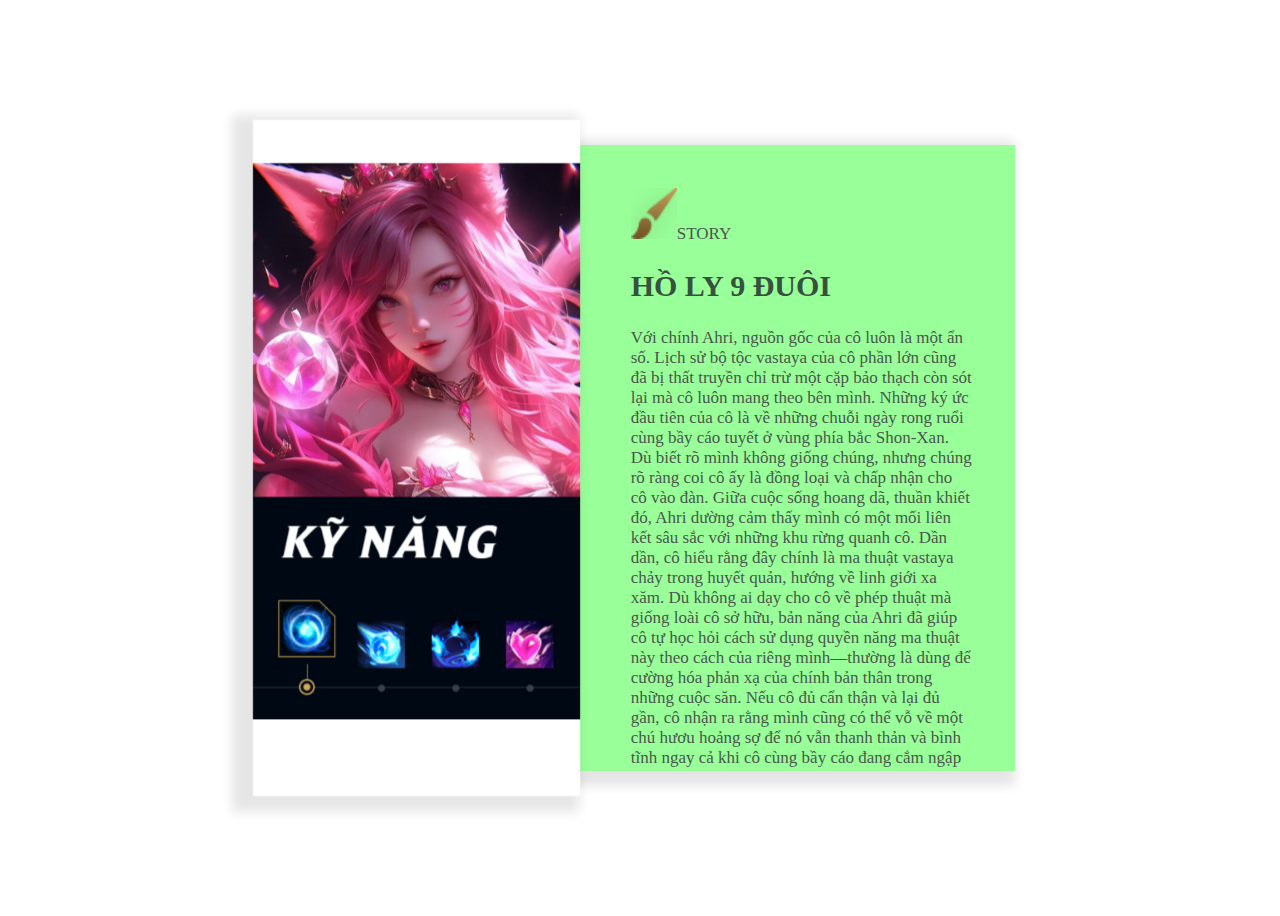
<file: Cẩm nang LHMT/chitiet/A.html>
<!DOCTYPE html>
<html lang="en">

<head>
  <meta charset="UTF-8">
  <meta http-equiv="X-UA-Compatible" content="IE=edge">
  <meta name="viewport" content="width=device-width, initial-scale=1.0">
  <title>Cẩm nang LMHT - Ahri</title>

  <link rel="shortcut icon" href="./favico.ico.png">


  <link rel="stylesheet" href="./css.css">

  <div class="container">
    <div class="sanpham">
        <div class="anhsanpham">
            <img src="./ipiccy2_image.jpg" alt="">
        </div>
        <div class="chitiet">
            <img src="./download.png" width="46" height="51" loading="lazy" alt=""
            class="card-icon">STORY<ion-icon name="notifications"></ion-icon>
            <h2>HỒ LY 9 ĐUÔI</h2>
            <p>
                Với chính Ahri, nguồn gốc của cô luôn là một ẩn số. Lịch sử bộ tộc vastaya của cô phần lớn cũng đã bị thất truyền 

chỉ trừ một cặp bảo thạch còn sót lại mà cô luôn mang theo bên mình. 

Những ký ức đầu tiên của cô là về những chuỗi ngày rong ruổi cùng bầy cáo tuyết ở vùng phía bắc Shon-Xan. Dù biết rõ mình không giống chúng, nhưng chúng rõ ràng coi cô ấy là đồng loại và chấp nhận cho cô vào đàn.

Giữa cuộc sống hoang dã, thuần khiết đó, Ahri dường cảm thấy mình có một mối liên kết sâu sắc với những khu rừng quanh cô. Dần dần, cô hiểu rằng đây chính là ma thuật vastaya chảy trong huyết quản, hướng về linh giới xa xăm. Dù không ai dạy cho cô về phép thuật mà giống loài cô sở hữu, bản năng của Ahri đã giúp cô tự học hỏi cách sử dụng quyền năng ma thuật này theo cách của riêng mình—thường là dùng để cường hóa phản xạ của chính bản thân trong những cuộc săn. Nếu cô đủ cẩn thận và lại đủ gần, cô nhận ra rằng mình cũng có thể vỗ về một chú hươu hoảng sợ để nó vẫn thanh thản và bình tĩnh ngay cả khi cô cùng bầy cáo đang cắm ngập vào da thịt nó.

Thế giới phàm nhân thật xa cách và hỗn loạn đối với Ahri, cũng như đối với bầy cáo tuyết, nhưng cô luôn cảm thấy mình bị dẫn dụ về phía họ theo một cách mà cô chẳng thể lý giải. Nhân loại là một loài sinh vật xấu tính, thô lỗ… Ahri đã chạm trán với một đám thợ săn cắm trại, lén nhìn từ xa những hành động xấu xa của họ.

Một người trong số chúng bị trọng thương bởi một mũi tên lạc, và Ahri có thể cảm thấy sinh lực của người đàn ông đang dần cạn kiệt. Theo bản năng của một loài thú săn mồi, cô hút cạn lấy những tinh hoa sự sống đang tuôn chảy khỏi cơ thể anh ta và qua đó hấp thụ luôn những ký ức thoáng qua của con người trước mắt—vị hôn thê anh đã đánh mất trong chiến tranh, những đứa trẻ anh đã bỏ lại khi lên phương bắc. Ahri nhẹ nhàng biến chuyển cảm xúc của anh ta từ sự sợ sệt thành nỗi buồn, và rồi thành niềm vui, vỗ về anh bằng ảo ảnh về một cánh đồng đượm nắng khi anh dần lìa đời.

Sau tất thảy, cô nhận ra rằng giờ đây cô có thể dễ dàng hiểu những nghĩ suy của loài người, như thể điều gì đó từ một giấc mơ sau khi choàng tỉnh, và Ahri biết rằng đó là lúc để cô nói lời tạm biệt với bầy cáo.

Trú ngụ ngay bên rìa xã hội, cô cảm thấy mình tràn đầy sức sống hơn bao giờ hết. Bản năng săn mồi của cô vẫn còn đó, nhưng cô bị cuốn hút bởi một sự hỗn mang của những trải nghiệm, cảm xúc, và phong tục khắp chốn Ionia. Những người phàm dường như cũng rất hứng thú với cô—và cô thường tận dụng điều đó, hút cạn sinh lực của họ trong khi khiến họ mê hoặc bằng những vẻ đẹp, những ảo ảnh từ nỗi khát khao sâu thẳm, và đôi khi là những giấc mơ rực rỡ được vẽ nên bằng nỗi buồn thuần khiết.

Cô say sưa với những ký ức không phải của mình và vui sướng khi kết thúc mạng sống của những kẻ đã ngã quỵ dưới chân dù cảm nhận rõ sự đau đớn và thống khổ mình mang lại cho họ. Cô trải qua cảm giác đau đớn và hoan hỉ trước những ảo ảnh và nó khiến cô luôn khao khát có thêm nữa. Nó thật choáng ngợp, nhưng cô cảm thấy rằng sức mạnh của mình sẽ dẫn tàn phai nếu cô không tiếp tục đi săn. Cô không thể cưỡng lại việc đắm mình trong cuộc săn hết lần này đến lần khác... 

Dần dần, cô càng nhìn bản thân mình giống như cách con người nhìn cô: một con quái vật.

Cho tới một ngày, một chàng họa sĩ tình cờ chạm mặt cô, cô khom người ngồi cạnh gã đàn ông trong lúc hút cạn sinh lực của anh ta. Trong khi những người khác bỏ chạy thì anh đã ở lại, dâng hiến sinh lực của mình để đổi lấy trái tim cô. Lần đầu tiên trong cuộc đời, Ahri đã yêu và được yêu bằng tất cả tấm lòng.

Ahri kìm hãm cơn đói bằng cách hút lấy sinh lực từ người mình yêu và trải qua những ngày vui vẻ... Cô cảm thấy hạnh phúc thực sự... cho tới một ngày cô mất kiểm soát, hút cạn hết sinh lực của người cô yêu.

Ahri chìm vào tuyệt vọng, cô đau khổ than khóc trước sự ra đi của người đầu tiên và duy nhất cô thực lòng yêu, và ngược lại cũng là người đầu tiên và duy nhất thực lòng yêu cô. Cô bắt đầu sống tách biệt khỏi xã hội loài người và bắt đầu tìm hiểu về nguồn gốc của mình với hy vọng nó sẽ giúp cô kiểm soát được sức mạnh bên trong.

Với cặp bảo thạch trong tay, Ahri quyết tâm rời Ionia để chu du khắp Runeterra. Và chính nhờ hành trình này mà cô đã tìm thấy tổ tiên của mình: Vesani, một bộ tộc vastaya đã mang sự tân tiến và phép thuật tới cho thế giới trước khi bị tuyệt diệt.

Từ những ký ức của họ, Ahri lên đường chu du khắp thế giới tìm kiếm những người còn sót lại của bộ tộc Vesani. Cô hy vọng tiếp nối di sản họ để lại, mang đến những điều tốt đẹp cho thế giới giống như họ đã từng làm. Sau khi đã buông bỏ được những gánh nặng trong lòng, cô cũng mong muốn có thể bỏ lại đó những ký ức đã đánh cắp của người khác và tự tạo nên ký ức của riêng mình.</p>

        </div>
    </div>
</div>
</file>
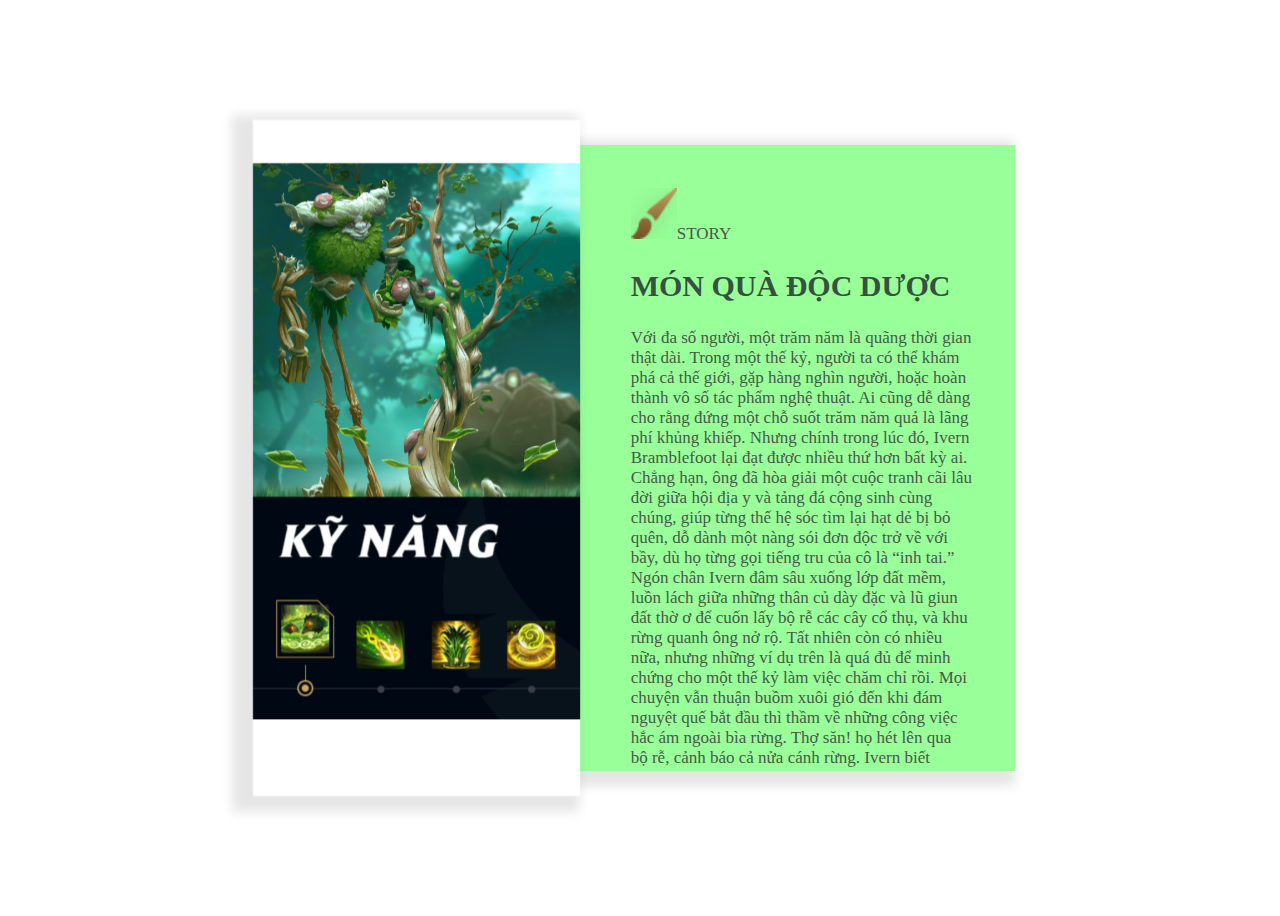
<file: Cẩm nang LHMT/chitiet/Ivern.html>
<!DOCTYPE html>
<html lang="en">

<head>
  <meta charset="UTF-8">
  <meta http-equiv="X-UA-Compatible" content="IE=edge">
  <meta name="viewport" content="width=device-width, initial-scale=1.0">
  <title>Cẩm nang LMHT - Ivern</title>

  <link rel="shortcut icon" href="./favico.ico.png">


  <link rel="stylesheet" href="./css.css">

  <div class="container">
    <div class="sanpham">
        <div class="anhsanpham">
            <img src="./ipiccy4_image.jpg" alt="">
        </div>
        <div class="chitiet">
            <img src="./download.png" width="46" height="51" loading="lazy" alt=""
            class="card-icon">STORY<ion-icon name="notifications"></ion-icon>
            <h2>MÓN QUÀ ĐỘC DƯỢC</h2>
            <p>
                Với đa số người, một trăm năm là quãng thời gian thật dài. Trong một thế kỷ, người ta có thể khám phá cả thế giới, gặp hàng nghìn người, hoặc hoàn thành vô số tác phẩm nghệ thuật. Ai cũng dễ dàng cho rằng đứng một chỗ suốt trăm năm quả là lãng phí khủng khiếp. Nhưng chính trong lúc đó, Ivern Bramblefoot lại đạt được nhiều thứ hơn bất kỳ ai.

Chẳng hạn, ông đã hòa giải một cuộc tranh cãi lâu đời giữa hội địa y và tảng đá cộng sinh cùng chúng, giúp từng thế hệ sóc tìm lại hạt dẻ bị bỏ quên, dỗ dành một nàng sói đơn độc trở về với bầy, dù họ từng gọi tiếng tru của cô là “inh tai.”

Ngón chân Ivern đâm sâu xuống lớp đất mềm, luồn lách giữa những thân củ dày đặc và lũ giun đất thờ ơ để cuốn lấy bộ rễ các cây cổ thụ, và khu rừng quanh ông nở rộ. Tất nhiên còn có nhiều nữa, nhưng những ví dụ trên là quá đủ để minh chứng cho một thế kỷ làm việc chăm chỉ rồi.

Mọi chuyện vẫn thuận buồm xuôi gió đến khi đám nguyệt quế bắt đầu thì thầm về những công việc hắc ám ngoài bìa rừng.

Thợ săn! họ hét lên qua bộ rễ, cảnh báo cả nửa cánh rừng.

Ivern biết nguyệt quế là loài dễ lo lắng, họ rung lá lên hoảng loạn chỉ vì một con sên bò qua, và sau cùng, săn bắt cũng không quá tệ, vì chẳng nên lãng phí hay bỏ qua thứ gì trong vòng đời cả. Nhưng đám nguyệt quế làm bầy chim cổ đỏ nghĩ ngợi, rồi đến lượt chúng kể cho đàn bướm. Nếu đàn bướm biết chuyện, thì cả khu rừng cũng biết.

Ivern đứng dậy, vỗ về đàn kiến có tổ vừa bị ông làm xê dịch, rồi vừa đi vừa rũ lớp vỏ cây bong tróc. Càng tiến bước xuyên qua khu rừng, tiếng báo động càng ồn ào hơn.

Ba tên, lũ sóc liến thoắng.

Đôi mắt như hai vầng trăng máu, đám cua kỳ cục lắp bắp từ nơi ẩn náu.

Bọn chim cắt thề rằng những thợ săn này đang lùng kiếm trứng của chúng. Hoa cúc ngà lo sợ cho những cánh hoa mỏng manh – và khiến cho Daisy, người rất yêu mến những bông hoa của mình, lo lắng. Ivern trấn tĩnh từng người, và giục họ đi trốn đến khi rắc rối qua đi. Ông vờ không nhận ra Daisy đang theo sau, vì cô nghĩ mình đi lại rất khẽ khàng.

Ông thấy một con shagyak tám sừng nằm chết trên thảm cỏ. Ba mũi tên cắm sâu vào cổ. Một giọt lệ trào ra khỏi đôi mắt Ivern, và chú sóc ông đặt tên là Mikkus bò lên ngực Thụ Thần Thân Thiện và lau nó khỏi gò má ông an ủi.

“Thợ săn lấy thịt làm thức ăn,” Ivern nói lớn. “Thợ săn chế tác xương làm đồ chơi và công cụ. Thợ săn lấy lông làm quần áo và thuộc da làm giày.”

Thi thể nằm đó đã mất đi tám cái sừng lấp lánh ánh ngọc trai. Ivern chạm xuống đất, và một vòng cúc dại nở rộ quanh con shagyak đã qua đời. Ông thấy một con rắn lục vảy đá trườn đi. Rắn lục vảy đá thông minh trước tuổi nhiều.

“Aaaaan toàn chưa?” con rắn rít hỏi.

Ivern biết lũ rắn thường xấu hổ vì nói lắp và từng tránh dùng những âm khó đọc. Ông đã thách họ sử dụng những từ họ sợ nhất, nhưng họ nằm lòng bài học đó và giờ chỉ nói những từ khó phát âm.

Loài rắn thường đạt được những thành tựu quá mức tưởng tượng.

“An toàn rồi, cậu bé.” Sinh vật tội nghiệp này hẳn đã chứng kiến tất cả. “Cuộn mình ở đây và trông chừng con shagyak cho ta nhé,” Ivern bảo nhóc rắn lục. “Ta sẽ trở lại sau khi làm rõ chuyện này.”

Sừng shagyak kêu lách cách không ngừng mỗi bước Risbell đi, đến nỗi cô phải dừng lại buộc túm chúng vào để tiếng ồn không dọa những con mồi sắp tới chạy mất. Trên thượng nguồn, những cái sừng này đáng giá cả gia tài. Dân thành thị trả giá cao cho những phương thuốc kỳ quặc lắm.

Niko, cô thợ săn hàm vuông chột mắt, phát hiện ra một loạt dấu móng guốc shagyak nữa. Cô quay lại gọi Eddo, gã thị dân giàu có với cây cung xương cá voi. Nụ cười đầy răng và đôi mắt hiểm độc của Eddo khiến Risbell, người trẻ tuổi nhất trong đoàn, rùng mình.

Phía trước, trên trảng cỏ, một con shagyak nữa đang nhấm nháp loại thức ăn yêu thích của nó. Ba thợ săn chầm chậm tiến lại, lặng thinh, không làm xào xạc dẫu chỉ một cái lá.

Đồng loạt, cả ba giương cung lên và ngắm kỹ. Đầu con shagyak vẫn cúi thấp, từ từ tận hưởng bữa tối, để lộ ra mấu thịt trên cổ. Khi bị xuyên qua, cái bướu đó sẽ giữ cho máu chảy trong khi các thợ săn cắt sừng con vật. Giữ cho con shagyak còn sống khi thu hoạch sừng là rất quan trọng để tăng hiệu lực của nó, Eddo đã nói vậy.

Mồ hôi nhỏ giọt xuống cổ cô khi chờ đợi con shagyak ngẩng đầu lên. Vừa đúng lúc ấy, lớp cỏ trên trảng chợt mọc cao bất thường, từ xâm xấp mắt cả đến quá đầu người trong nháy mắt. Ngọn cỏ vươn về hướng mặt trời, hoa nở rộ hàng hàng lớp lớp. Bức tường thực vật hoàn toàn che phủ con shagyak.

Eddo buông rơi cây cung. Con mắt lành lặn của Niko nhìn chòng chọc như muốn lồi ra. Mũi tên của Risbell bất cẩn bay vụt vào không trung. Cô không ra lệnh cho ngón tay buông dây. Cô hoảng sợ tựa lưng vào cái cây gần nhất.

“Tôi đã bảo khu rừng này bị nguyền rủa mà,” Risbell lẩm bẩm. “Chúng ta phải đi ngay.”

“Tôi từng đối đầu với yêu thuật trước đây rồi,” Niko nói. “Cứ làm theo lối cũ thôi.”

Cô cho tên vào bao và rút ra con dao găm dài nơi thắt lưng.

Eddo làm theo. Cả hai bảo Risbell ở lại trông coi đám sừng rồi lẳng lặng biến mất sau bức tường cỏ. Cô nín thở chờ đợi, nhưng không thể nghe nổi tiếng chân của họ. Một ngày, cô hy vọng mình có được sự im lặng chết chóc như các bạn đồng hành. Tuy nhiên, cô vẫn không thể rũ bỏ cảm giác rằng bức tường trước mặt chính là một lời cảnh báo. Bà cô từng kể chuyện về những sinh vật ma thuật kỳ quái lang thang trên thế giới này, và giờ những câu chuyện ấy lại gợi về. Chuyện cho trẻ con thôi mà, cô tự nhắc mình.

Một âm thanh lạ lùng vọng qua trảng cỏ. Không phải tiếng kêu của shagyak, mà là tiếng đá nên lên mặt đất thình thịch. Dù cái gì gây ra âm thanh đó, nó cũng đủ để khiến Eddo và Niko bỏ chạy trối chết khỏi bụi cỏ. Da họ tái nhợt, đôi mắt mở lớn. Rồi có thấy thứ đã khiến hai người bạn đường tháo thân.

Một bông hoa cúc ngà nhảy múa phía trên ngọn cỏ. Cảnh tượng thật khó hiểu.

Rồi Risbell nhận ra nó đang đến gần hơn. Cỏ rẽ ra, để lộ một người khổng lồ đá phủ đầy rêu. Một thể sống bằng hoa cương, cực kỳ mạnh mẽ và đi theo nhịp điệu. Risbell đang choáng váng chưa biết chuyện gì xảy ra thì một giọng nói điềm tĩnh gọi tên sinh vật đó.

“Daisy! Cẩn thận chứ. Và... nhẹ nhàng thôi!”

Risbell túm lấy túi ngà, chạy theo Niko và Eddo, cố gắng nhớ lại con đường dẫn về nơi họ cắm trại. Sau mỗi thân cây, một bức tường cỏ mới lại mọc lên. Có gì đó rình rập bên trong đám cỏ, giẫm đạp lên lớp lá cây, và cười khúc khích khi Risbell quay vòng vòng tìm lối ra. Cô đơn độc giữa khu rừng là, dưới mỗi cái cây, cỏ lại trỗi dậy gần như tức thời.

Risbell nhận ra mình đã bị lùa đi y như cách bà cô dùng để chăn cừu. Biết rõ mình đang dấn thân vào một cái bẫy, Risbell nhún vai và đi theo đám cỏ.

Ivern quan sát cô thợ săn trẻ tuổi bước ra khỏi mê cung cỏ và lại gần thi thể con shagyak. Sinh vật tội nghiệp kia trông hoảng sợ lắm. Cô ta rõ ràng chưa từng thấy ai hay cái gì giống ông trước đây. Ông cố tỏ ra nhã nhặn, nhưng con người có xu hướng phản ứng quá cá nhân.

“Vui lòng đừng hoảng sợ. Trừ khi đó là bản tính của cô. Trong trường hợp đó, cứ hoảng sợ đi. Tôi sẽ đợi. Không phiền gì đâu.”

Ivern không có ý làm ai hoảng sợ cả. Nhưng làm sao giải thích cho họ hiểu được chứ.

“Làm đi,” Risbell nói, giọng cô run rẩy. “Tôi đã xâm phạm, tôi biết. Tôi đặt mình dưới lòng khoan dung của ngài. Hãy làm nhanh đi.”

“Nhanh?” Ivern nhún vai. “Chắc chắn rồi. Tôi không thấy cô có chỗ nào tốt hơn để đi cả. Tốt thôi.”

Cô gái nhắm mắt lại và ngẩng cao đầu, để lộ cổ. Cô lần tay xuống bao kiếm nơi thắt lưng và nắm chặt thanh đao. Nếu hắn đến, sẽ có bất ngờ đấy.

“Nhưng tôi chỉ muốn biết tại sao,” Ivern vui vẻ nói. Ông chỉ những ngón tay như cành cây vào xác con shagyak. Tay ông vươn dài hơn, chạm đến lưng con thú và nhẹ nhàng vuốt ve bộ lông dính máu.

Risbell rút dao ra và thấy đau nhói nơi mắt cá. Cảm giác lạnh lẽo lan lên chân cô. Khi nhìn xuống, cô thấy thủ phạm: con rắn lục vảy đá, loài độc nhất trên toàn Aulderwood.

Phần vì tức giận, phần vì bản năng, cô bổ xuống con rắn.

“Không!” Ivern hét lớn.

Rễ cây mọc lên từ đất và túm lấy tay cô, ngăn lại đòn đánh. Chúng quấn quanh cổ tay, mắt cá và đầu gối cô. Cô buông rơi con dao trong lúc vùng vẫy thoát ra.

“Tôi sắp chết!” cô hét. Chất độc lạnh lẽo đã lan qua đầu gối.

Con rắn trườn đến dưới chân Ivern và leo lên ngươi ông đến khi biến mất dưới nách. Nó hiện ra từ phía sau đầu ông, cuộn mình quanh một nhánh cây và thè cái lưỡi chẻ ra liếm tai Ivern.

“Xxxxxin lỗi,” con rắn rít lên. “Gggggiật mình.”

“Làm ơn,” Risbell nói. “Giúp tôi.”

Ivern nghĩ mất một giây.

“À vâng!” Đôi mắt ông ta sáng lên. “Có một thứ yêu mến shagyak. Đặc biệt là những con đã chết.

“Và vui lòng tha lỗi cho Syrus; nó vừa mới sinh và không biết cách kiểm soát nọc độc. Tôi e nó đã cho cô nguyên liều rồi. Nó nhờ tôi bảo cô nó rất xin lỗi. Cô làm nó giật mình và nó hành động thuần túy theo bản năng thôi,” Ivern nói. “Giờ, quan sát nhé.”

Người cây quỳ xuống trước xác con shagyak, nhắm mắt lại, và ngân nga một khúc ca sâu lắng. Đôi tay ông đặt trên đất, ngón tay xòe rộng. Tia sáng xanh đổ từ trên đầu xuống cánh tay, rồi xuống mặt đất. Nấm mọc lên từ thi thể, mới đầu nhỏ, xong lớn dần trong lúc xác con shagyak phân hủy. Rất nhanh, chỉ còn lông, xương và một quân đoàn nấm tím.

“À, nấm chữa chích,” Ivern thở phào. Ông nhẹ nhàng nhổ một cây. “Luôn luôn đúng lúc.”

Dây leo rút khỏi người Risbell. Cô đổ xuống một đống. Đôi tay ngay lập tức ôm lấy trái tim. Nọc rắn lục đã lan đến ngực.

“Ăn cái này đi,” Ivern nói, đưa cây nấm tím cho cô gái đang hấp hối. “Nó không ngon lắm, nhưng cũng không đến nỗi quá dở đâu.”

Risbell không hiểu lão người cây kỳ lạ này định làm gì, nhưng lúc này cô đâu có nhiều lựa chọn. Giọng nói vọng lại từ quá khứ. Bà của cô. Tin vào thiên nhiên đi; Thụ Thần Thân Thiện không bao giờ dẫn con đi sai đường đâu.

Cô chộp lấy cây nấm từ tay Ivern. Nó có vị như trà đắng và phù sa; bữa ăn cuối cùng đáng thất vọng. Rồi cái lạnh như băng quanh tim cô tan ra và rút dần. Trong vài phút, chân cô lại cử động được.

Trong lúc cô hồi phục, Ivern làm một bài thuốc bằng lá, nhựa cây, và nước từ suối nguồn ông tìm ra bằng ngón chân. Ông đổ nó vào cái tổ chim cắt thả xuống tay.

“Là ông đúng không? Thụ Thần Thân Thiện.”

Ivern nhún vai như thể không biết. “Cô biết chúng ta làm gì ở đây được không?” ông nói, hướng sự chú ý sang đống xương shagyak. “Rêu luôn thích những chỗ thế này.”

Ngay khi ông nói thế, một tấm thảm rêu dày phủ lên đống xương. Cùng với nấm, chúng khiến cảnh tượng tang thương trước đó trở nên tươi đẹp.

“Sheldon sẽ thích những gì diễn ra với bộ xương của nó. Lửng sẽ dùng xương sườn của nó làm chỗ trú bão mùa thu. Không gì bị lãng phí cả,” Ivern nói, hướng sự chú ý sang Risbell. “Nghe có vẻ vô lý, nhưng lại hợp lý đến hoàn hảo. Nếu nó không chết, thì cô sẽ không sống.”

“Chúng tôi chỉ muốn sừng,” Risbell nói. Cô cúi gằm mặt xuống vì xấu hổ. “Người giàu muốn có chúng. Sẵn sàng trả hậu hĩ.”

“Ta vẫn nhớ tiền. Nó hiếm khi là một động lực tốt.”

“Tôi biết chúng tôi không nên làm điều đó. Bà tôi từng bảo tôi rằng nếu phải xuống tay, con phải tận dụng tất cả để vinh danh con vật đó.”

“Tôi mong được gặp bà cô lắm,” Ivern nói.

“Bà đã về với đất rồi.”

“Và đất vinh danh bà.”

“Tôi rất tiếc,” Risbell nói sau một thoáng im lặng.

“Mọi sự sống đều đáng quý.” Sự ân cần, ấm áp và khoan dung trong giọng nói của Ivern khiến Risbell bật khóc. Ivern vỗ nhẹ lên đầu cô. “Tôi có thể đã không tự mình xử lý tốt mọi chuyện. Tôi có rất nhiều điều để nhớ về con người, và có rất nhiều điều tôi quên mình đã từng học được.”

Ivern giúp Risbell đứng dậy.

“Tôi phải đi đây. Tôi đã hứa với nòng nọc Hồ Phương Nam rằng tôi sẽ giám sát cuộc bầu chọn vua lá súng. Một cuộc đua gay cấn đấy.”

Một lát sau, Risbell rời khỏi rặng cây gần sông. Sau khi hớp vài ngụm nước, cô đào một cái hố và nhẹ nhàng đặt đống sừng shagyak vào trong. Cô bốc một nắm đất và ngân nga những lời nguyện cầu danh dự mà bà cô đã dạy. Cô lặp lại nghi lễ đến khi đám sừng được chôn lấp. Rồi cô cúi đầu tỏ lòng tôn kính và rời đi.

Từ sâu trong rừng Aulderwood, Ivern mỉm cười trước cử chỉ ấy. Đàn shagyak sẽ tự hào lắm đây.</p>

        </div>
    </div>
</div>
</file>
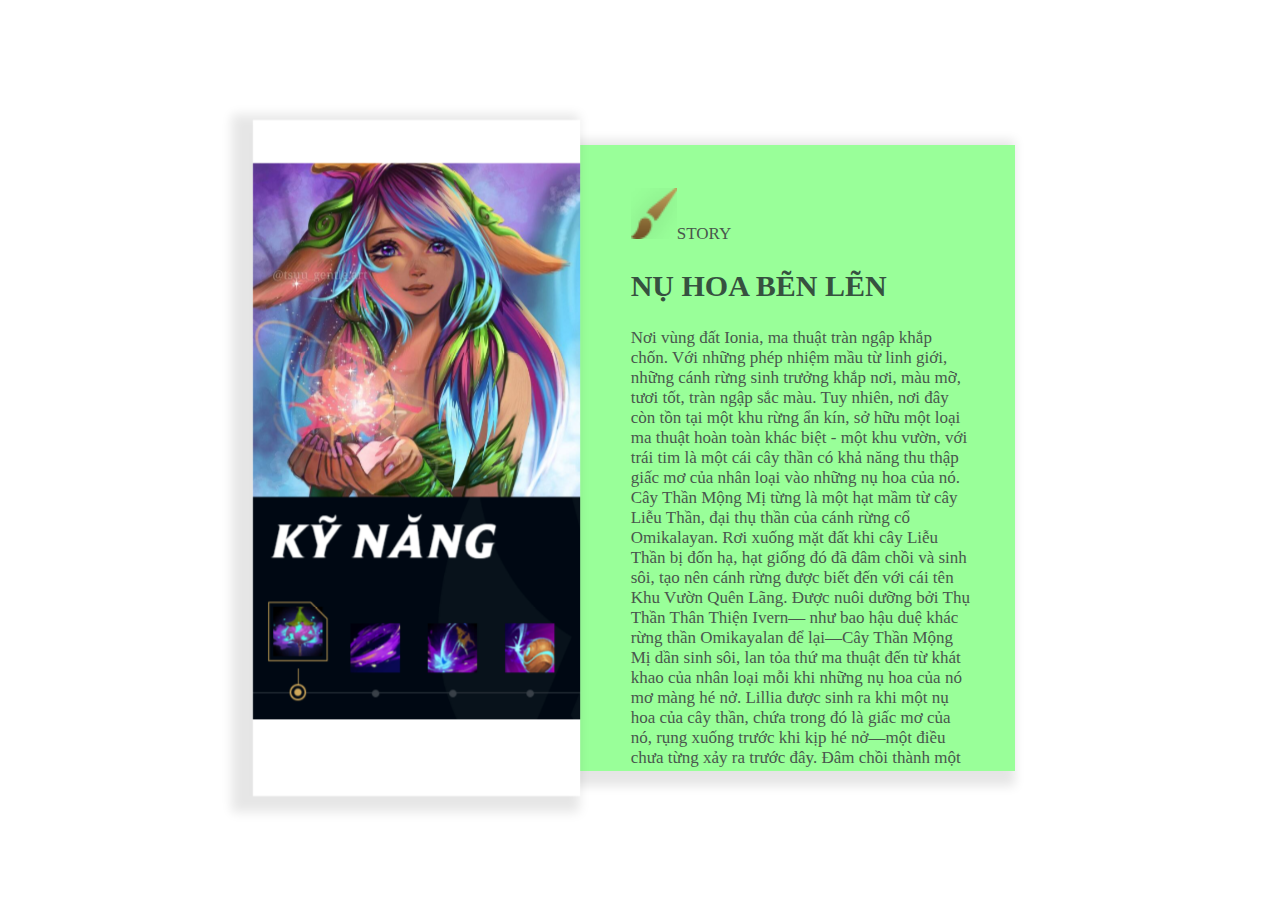
<file: Cẩm nang LHMT/chitiet/li.html>
<!DOCTYPE html>
<html lang="en">

<head>
  <meta charset="UTF-8">
  <meta http-equiv="X-UA-Compatible" content="IE=edge">
  <meta name="viewport" content="width=device-width, initial-scale=1.0">
  <title>Cẩm nang LMHT - Lillia</title>

  <link rel="shortcut icon" href="./favico.ico.png">


  <link rel="stylesheet" href="./css.css">

  <div class="container">
    <div class="sanpham">
        <div class="anhsanpham">
            <img src="./ipiccy3_image.jpg" alt="">
        </div>
        <div class="chitiet">
            <img src="./download.png" width="46" height="51" loading="lazy" alt=""
            class="card-icon">STORY<ion-icon name="notifications"></ion-icon>
            <h2>NỤ HOA BẼN LẼN</h2>
            <p>
                Nơi vùng đất Ionia, ma thuật tràn ngập khắp chốn. Với những phép nhiệm mầu từ linh giới, những cánh rừng sinh trưởng khắp nơi, màu mỡ, tươi tốt, tràn ngập sắc màu.

Tuy nhiên, nơi đây còn tồn tại một khu rừng ẩn kín, sở hữu một loại ma thuật hoàn toàn khác biệt - một khu vườn, với trái tim là một cái cây thần có khả năng thu thập giấc mơ của nhân loại vào những nụ hoa của nó.

Cây Thần Mộng Mị từng là một hạt mầm từ cây Liễu Thần, đại thụ thần của cánh rừng cổ Omikalayan. Rơi xuống mặt đất khi cây Liễu Thần bị đốn hạ, hạt giống đó đã đâm chồi và sinh sôi, tạo nên cánh rừng được biết đến với cái tên Khu Vườn Quên Lãng. Được nuôi dưỡng bởi Thụ Thần Thân Thiện Ivern— như bao hậu duệ khác rừng thần Omikayalan để lại—Cây Thần Mộng Mị dần sinh sôi, lan tỏa thứ ma thuật đến từ khát khao của nhân loại mỗi khi những nụ hoa của nó mơ màng hé nở.

Lillia được sinh ra khi một nụ hoa của cây thần, chứa trong đó là giấc mơ của nó, rụng xuống trước khi kịp hé nở—một điều chưa từng xảy ra trước đây. Đâm chồi thành một nàng tinh linh hươu với nụ hoa còn vươn trên mái đầu, Lillia trở thành người bạn đồng hành cô độc của cây mẹ, và những giấc mơ trôi dạt đến nơi đây mỗi đêm.

Nàng tiên hươu đảm nhận công việc chăm sóc những nụ hoa chớm nở, và qua đó hiểu hơn về nhân loại. Bị mê hoặc bởi những con người và vùng đất cô thấy được, cô dành gần như toàn bộ thời gian của mình để trải nghiệm những cảm xúc hay nỗi khao khát mà nhân loại nhìn thấy mỗi khi họ chìm trong giấc ngủ.

Khi chăm sóc cho những giấc mơ, Lillia cũng dần quan tâm đến những kẻ đang mơ. Cô xem họ như những người bạn, và mong muốn một ngày nào đó sẽ được tận mắt những kỳ quan đó nơi thế giới ngoài kia. Cô đã từng mong mỏi đến mức, chính khao khát của cô đã tạo nên một nụ hoa trên cây mẹ.

Nhưng rồi, rốt cuộc, khi Lillia chạm trán loài người, đó chẳng phải là giấc mơ mà cô đã hằng mường tượng. Hay đúng hơn, đó là một sự vỡ mộng.

Một thứ gì đó kinh hoàng đang diễn ra nơi thế giới bên kia bìa rừng. Chiến tranh đã tàn phá vùng đất này, và dần dần, những giấc mơ không còn đến khu vườn nữa. Cây mẹ lâm bệnh và bị xâm chiếm bởi những khối u—chúng bám chặt lấy thân cây, và từ đó, bóng tối bắt đầu rỉ ra.

Lillia cố hết sức để nuôi dưỡng cây mẹ và những giấc mơ chứa đựng bên trong những nụ hoa còn sót lại, nhưng cũng chẳng lâu sau, ma thuật của cây thần đã quá yếu ớt, và cho phép sự bạo tàn của thế giới ngoài kia đã tràn vào bên trong cánh rừng. Một đêm nọ, một toán chiến binh đã xâm nhập vào tán rừng, đuổi theo một ai đó đến tận Cây Thần Mộng Mị. Và rồi, chỉ với một nhát chém, nhành cây chứa đựng giấc mơ thầm kín của Lillia rụng xuống.

Lillia hoảng hốt và đưa tất cả bọn họ chìm vào giấc ngủ. Cô choáng váng bởi sự khác biệt giữa những người phàm trong trí tưởng tượng của mình, và những kẻ trước mắt cô.

Họ thật sợ sệt—chúng như những nút thắt rối bời, thay vì tia sáng. Họ như chính những khối u vậy…

Nhưng khi đám chiến binh ngủ say, và Lillia ôm mặt khóc, một giấc mơ của kẻ đơn độc bị truy đuổi đã trỗi dậy. Một cách yếu ớt, nó dần trôi dạt đến nhánh cây gãy vỡ trên mặt đất và thấm vào bên trong nụ hoa của nó.

Lillia nhặt nhánh cây lên. Cô có thể cảm nhận thấy giấc mơ bên trong. Khi cô thì thầm và vỗ về nó, ánh sáng bên trong phát ra mãnh liệt hơn, và ánh sáng trong cô cũng thế. Nụ hoa trên mái tóc cô bừng nở, và ma thuật cuộn xoáy quanh chiếc trượng hoa như những hạt phấn lấp lánh. Bản thân Lillia cũng bừng nở… cho đến khi, bằng một tiếng hắt hơi, cô truyền ma thuật đi khắp khu rừng xung quanh.

Đám người từng kẻ một dần tỉnh giấc. Họ chẳng nhớ được điều gì đã mang họ đến cánh rừng này, hay những gì họ đã làm. Cũng chẳng ai nhận ra cô tinh linh bé nhỏ ẩn nấp sau những tán cây. Thở phào nhẹ nhõm, Lillia dù chẳng hiểu gì mấy, nhưng trong cô đã ánh lên một niềm hi vọng mới.

Nếu những giấc mơ không thể đến với khu rừng, thì Lillia sẽ mang khu rừng đến với chúng.

Nhặt nhánh cây lên, Lillia rời khỏi khu vườn của mình và dấn thân ra thế giới nhân loại—một thế giới mà cô luôn muốn tìm hiểu, nhưng cũng là thứ khiến cô sợ hãi hơn bất cứ thứ gì. Nó thật khác lạ so với những gì cô hiểu được.

Lén la lén lút, Lillia giúp tạo ra những giấc mơ cho con người, được dệt nên từ những ảo vọng cho tương lai, hay những phần sâu thẳm bị mắc kẹt trong tâm khảm họ. Khi giúp nhân loại nhận ra những ước mơ thầm kín của họ, chính Lillia cũng nhận ra giấc mơ của bản thân mình, và nụ hoa trên mái tóc cô nở rộ mỗi khi cô tràn ngập trong niềm vui..

Dù bóng tối đang chực chờ nuốt chửng Ionia một lần nữa, nhưng nó cũng chỉ là một lớp vỏ bọc, và ẩn sau đó vẫn luôn là những tia hy vọng rực sáng. Chỉ có cách dấn thân ra thế giới ngoài kia bằng tất cả lòng dũng cảm mà mình có được, Lillia mới có thể hy vọng đẩy lùi bóng tối và chữa lành sự úa tàn.</p>

        </div>
    </div>
</div>
</file>
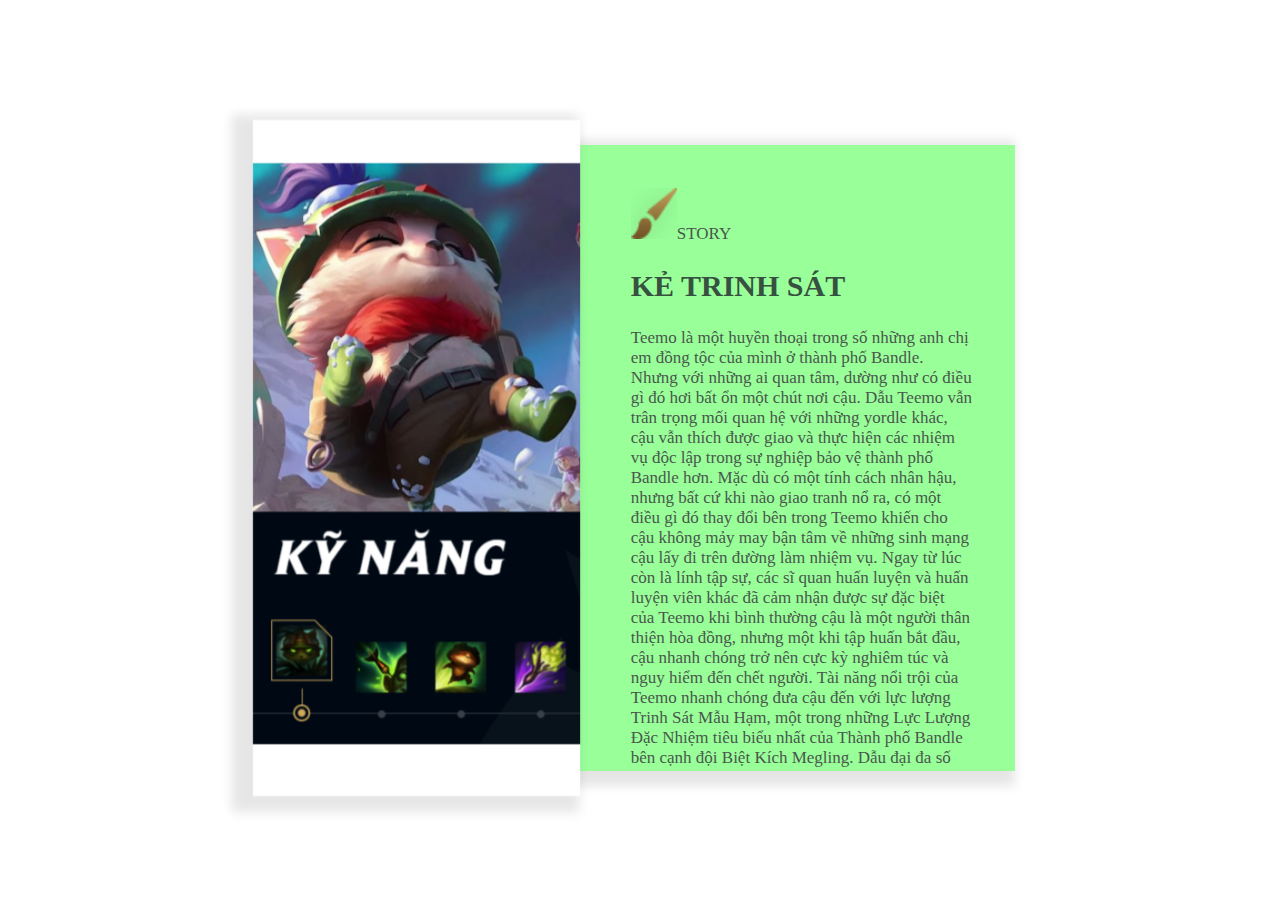
<file: Cẩm nang LHMT/chitiet/tee.html>
<!DOCTYPE html>
<html lang="en">

<head>
  <meta charset="UTF-8">
  <meta http-equiv="X-UA-Compatible" content="IE=edge">
  <meta name="viewport" content="width=device-width, initial-scale=1.0">
  <title>Cẩm nang LMHT - Teemo</title>

  <link rel="shortcut icon" href="./favico.ico.png">


  <link rel="stylesheet" href="./css.css">

  <div class="container">
    <div class="sanpham">
        <div class="anhsanpham">
            <img src="./ipiccy_image.jpg" alt="">
        </div>
        <div class="chitiet">
            <img src="./download.png" width="46" height="51" loading="lazy" alt=""
            class="card-icon">STORY<ion-icon name="notifications"></ion-icon>
            <h2>KẺ TRINH SÁT</h2>
            <p>
                Teemo là một huyền thoại trong số những anh chị em đồng tộc của mình ở 
                thành phố Bandle. Nhưng với những ai quan tâm, dường như có điều gì đó
                 hơi bất ổn một chút nơi cậu. Dẫu Teemo vẫn trân trọng mối quan hệ với 
                 những yordle khác, cậu vẫn thích được giao và thực hiện các nhiệm vụ 
                 độc lập trong sự nghiệp bảo vệ thành phố Bandle hơn. Mặc dù có một tính
                 cách nhân hậu, nhưng bất cứ khi nào giao tranh nổ ra, có một điều gì đó 
                 thay đổi bên trong Teemo khiến cho cậu không mảy may bận tâm về những sinh
                  mạng cậu lấy đi trên đường làm nhiệm vụ. Ngay từ lúc còn là lính tập sự, 
                  các sĩ quan huấn luyện và huấn luyện viên khác đã cảm nhận được sự đặc 
                  biệt của Teemo khi bình thường cậu là một người thân thiện hòa đồng, nhưng 
                  một khi tập huấn bắt đầu, cậu nhanh chóng trở nên cực kỳ nghiêm túc và nguy 
                  hiểm đến chết người. Tài năng nổi trội của Teemo nhanh chóng đưa cậu đến với 
                  lực lượng Trinh Sát Mẫu Hạm, một trong những Lực Lượng Đặc Nhiệm tiêu biểu 
                  nhất của Thành phố Bandle bên cạnh đội Biệt Kích Megling.
                Dẫu đại đa số người tộc yordle không giỏi lắm trong việc do thám độc lập, Teemo 
                lại thể hiện tài năng vượt trội của mình về mặt này. Với thành tích bảo vệ thành
                 phố Bandle một cách dễ dàng khỏi bọn xâm nhập đã khiến cậu trở thành một trong 
                 những yordle nguy hiểm nhất, mặc dù vậy bạn sẽ không thể nào cảm thấy điều đó khi 
                 cùng cậu uống rượu mật ong trong quán rượu ưa thích của mình. Vũ khí đặc trưng của 
                 cậu - phi tiêu - sử dụng một thứ chất độc được cậu thu thập từ cánh rừng nguyên sinh 
                 Kumungu. Để phần nào khuây khỏa khỏi sự cô đơn trong các nhiệm vụ, gần đây Teemo đã 
                 lân la làm quen với Tristana, một thành viên của Lực Lượng Đặc Nhiệm thành phố Bandle. 
                 Mối quan hệ bạn bè này giữa hai người đồng tộc nhanh chóng được các phương tiện truyền
                thông ở Valoran thêu dệt nên thành các câu chuyện vô cùng lãng mạn. Teemo là một đối thủ 
                nhỏ bé nhưng đáng gờm, ẩn giấu trong hình thể tí hon của cậu ta là sự kiên định đến khó tin.</p>

        </div>
    </div>
</div>
</file>
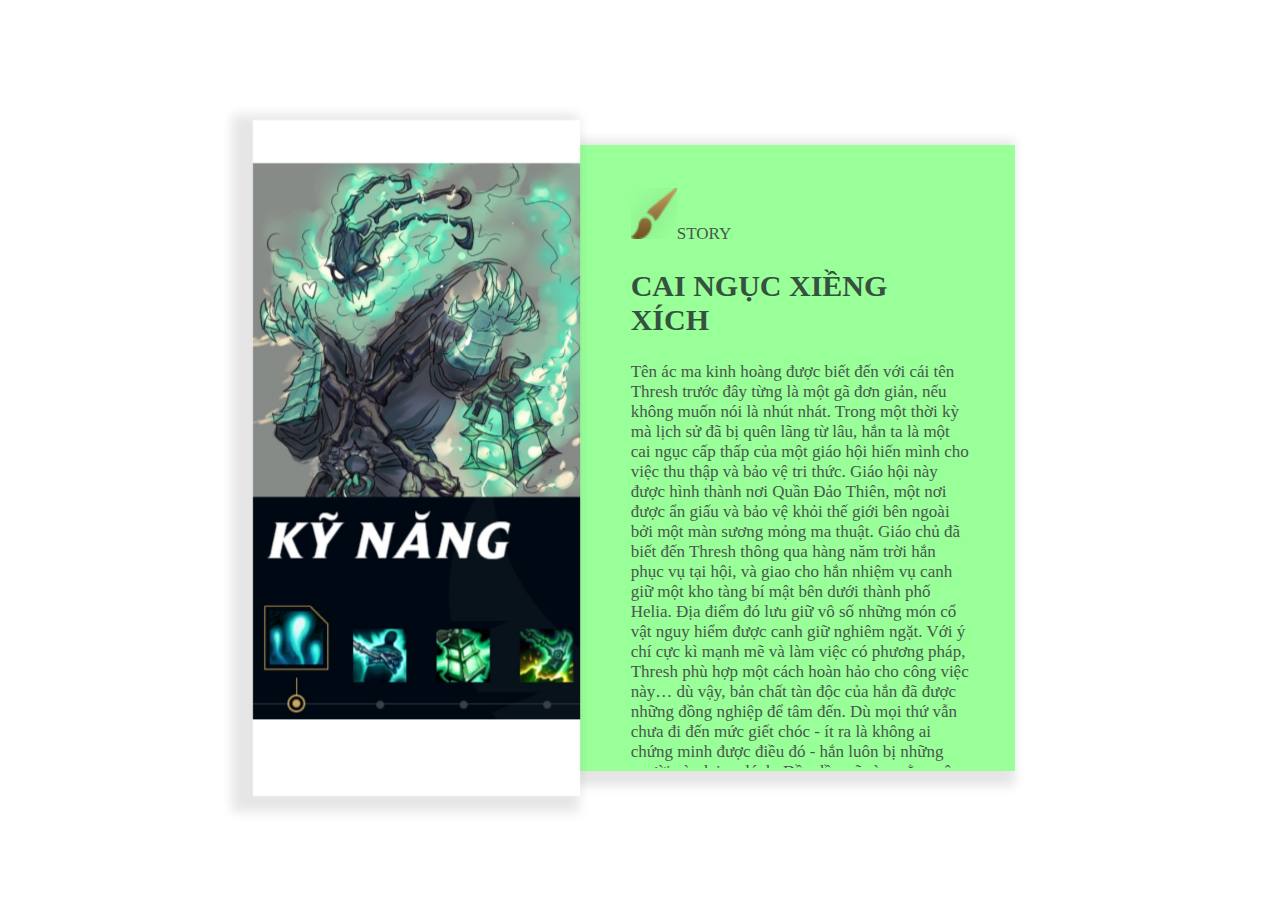
<file: Cẩm nang LHMT/chitiet/thresh.html>
<!DOCTYPE html>
<html lang="en">

<head>
  <meta charset="UTF-8">
  <meta http-equiv="X-UA-Compatible" content="IE=edge">
  <meta name="viewport" content="width=device-width, initial-scale=1.0">
  <title>Cẩm nang LMHT - Thresh</title>

  <link rel="shortcut icon" href="./favico.ico.png">


  <link rel="stylesheet" href="./css.css">

  <div class="container">
    <div class="sanpham">
        <div class="anhsanpham">
            <img src="./ipiccy1_image.jpg" alt="">
        </div>
        <div class="chitiet">
            <img src="./download.png" width="46" height="51" loading="lazy" alt=""
            class="card-icon">STORY<ion-icon name="notifications"></ion-icon>
            <h2>CAI NGỤC XIỀNG XÍCH</h2>
            <p>
                Tên ác ma kinh hoàng được biết đến với cái tên Thresh trước đây từng là một gã đơn giản, nếu không muốn nói là nhút nhát. Trong một thời kỳ mà lịch sử đã bị quên lãng từ lâu, hắn ta là một cai ngục cấp thấp của một giáo hội hiến mình cho việc thu thập và bảo vệ tri thức. Giáo hội này được hình thành nơi Quần Đảo Thiên, một nơi được ẩn giấu và bảo vệ khỏi thế giới bên ngoài bởi một màn sương mỏng ma thuật.

Giáo chủ đã biết đến Thresh thông qua hàng năm trời hắn phục vụ tại hội, và giao cho hắn nhiệm vụ canh giữ một kho tàng bí mật bên dưới thành phố Helia. Địa điểm đó lưu giữ vô số những món cổ vật nguy hiểm được canh giữ nghiêm ngặt. Với ý chí cực kì mạnh mẽ và làm việc có phương pháp, Thresh phù hợp một cách hoàn hảo cho công việc này… dù vậy, bản chất tàn độc của hắn đã được những đồng nghiệp để tâm đến. Dù mọi thứ vẫn chưa đi đến mức giết chóc - ít ra là không ai chứng minh được điều đó - hắn luôn bị những người còn lại xa lánh.

Dần dần, rõ ràng rằng công việc được giao cho hắn chỉ là một cách để tách biệt hắn khỏi những người còn lại, ngăn cản hắn nhận được sự công nhận mà hắn nghĩ rằng mình xứng đáng. Nhiều năm trời trôi qua trong bóng tối, nỗi ganh tị và căm hận ngày càng được nuôi lớn bên trong những hành lang dài dằng dặc, nơi hắn thường xuyên đi tuần với chiếc lồng đèn trong tay, và với người bạn đồng hành duy nhất là những ý nghĩ phẫn uất trong tâm trí.

Cơ hội của hắn cuối cùng cũng đa đến, khi đội quân của một gã vua điên loạn chọc thủng màn sương che phủ, và cập bến trái phép nơi bờ biển của Quần Đảo Thiên.

Một cách bí mật, Thresh thích thú trước sự giết chóc diễn ra sau đó. Gã vua điên kia bị ám ảnh với việc hồi sinh cho hoàng hậu đã chết của lão ta - và chính Thresh đã dẫn lão đến Suối Nguồn Sự Sống trong truyền thuyết.

Không ai ngoài những thành viên kỳ cựu nhất của giáo hội được phép bước vào hầm ngục bí mật nơi chứa Nguồn Nước. Giờ đây, với những chiến binh mạnh mẽ nhất của nhà vua ở ngay sau lưng, Thresh bật cười một cách thích thú khi chứng kiến những vệ binh canh giữ ngôi đền thiêng bị giết sạch trước mắt hắn. Hắn tin rằng, cuối cùng hắn đã nhận được thứ mà hắn hằng xứng đáng.

Chỉ những người có mặt tại đó mới có thể kể lại điều gì đã thực sự diễn ra khi nhà vua đặt xác chết vô hồn của vợ mình vào trong dòng nước, nhưng hậu quả của việc đó đã khiến cả Runeterra rung chuyển.

Một luồng năng lượng hắc ám khổng lồ bùng nổ, bao phủ lấy Helia và nhanh chóng nuốt trọn Quần Đảo Phước Lành, và màn sương trắng đã từng bảo vệ họ giờ đây bị hắc hóa và săn đuổi điên cuồng. Mọi sinh vật sống trên đường đi của nó bị quét sạch ngay lập tức, nhưng những linh hồn bên trong thì không như thế, họ mắc kẹt trong một hình dạng khủng khiếp nằm giữa sự sống và cái chết. Thresh là một trong những kẻ đầu tiên bị nuốt trọn… nhưng thay vì kêu la trong đau đớn như những người khác, hắn vui mừng vì điều đó.

Hắn trỗi dậy từ sự tuyệt diệt, từ Đại Suy Vong, và trở thành một linh hồn kinh tởm, thích thú trước cơ hội được tiếp tục những đọa đầy kẻ khác của mình mà không sợ bị trả thù, được giải phóng khỏi những ràng buộc của đạo đức.

Nhiều thập kỷ, và rồi thế kỷ trôi qua, hình dạng siêu nhiên của hắn dần biến đổi theo tâm tính hiểm độc và tàn bạo trong hắn. Trong sự thích thú, Thresh nhận ra rằng những linh hồn bị mắc kẹt trong màn sương chỉ còn giữ được một phần nhỏ nhân tính trước đây của họ - ngay cả đối với những kẻ xâm lược mạnh mẽ nhất, như Hecarim hay Ledros - trong khi nguồn sức mạnh của hắn vẫn không ngừng tăng tiến.

Với khao khát săn đuổi những kẻ hắn xem là linh hồn hạ đẳng, những nạn nhân của Thresh luôn là những kẻ phải chịu nỗi thống khổ khủng khiếp nhất. Dù sự kiên định, chống trả hay đức tin của họ có lớn đến mức nào đi chăng nữa, hắn cũng sẽ dần phá hủy họ một cách chậm rãi nhất có thể, bằng cách khai thác những điểm yếu, hay những nỗi sợ trong họ, và chơi đùa với họ cho đến tận cùng. Chỉ khi cuộc đời của họ bị xé nát, khi những người họ yêu thương hoàn toàn rời xa họ, khi những mục tiêu đã không còn và chút tia sáng hi vọng le lói còn lại vụt tắt, chiếc móc sắt của Thresh mới kéo họ vào trong nỗi đọa đầy bất tận của hắn.

Dù vậy, cái chết cũng không phải là ân huệ cuối cùng, bởi hắn sẽ xé toạc những linh hồn mà hắn hạ sát - giam cầm họ vào trong chiếc lồng đèn ma quái, buộc họ phải chứng kiến sự tàn độc của hắn đời đời kiếp kiếp.

Chỉ có một linh hồn duy nhất có thể thoát khỏi sự giam cầm của hắn.

Senna, một trong những “Vệ Binh Ánh Sáng”, đã chết một cách vô ích khi phải đối đầu với Thresh bên trong một kho tàng ma quái đã bị lãng quên. Người chồng của cô ta, Lucian, đã bỏ ra nhiều năm liền điên cuồng theo đuổi tên ác ma tàn bạo, và gần như bị ám ảnh bởi cuộc săn, cho phép nỗi đau buồn và cơn thịnh nộ hoàn toàn nuốt chửng anh. Đối với Thresh, đó chẳng khác gì một niềm vui.

Dù vậy, ngay trước khi hắn có thể bắt giữ linh hồn của Lucian, một đòn đánh chí tử đã chọc thủng chiếc lồng đèn của Thresh, và giải phóng cho Senna bên trong.

Thích thú trước sức mạnh từ mối liên kết phàm trần giữa họ, hắn đã quyết định ban cho họ một chút chiến thắng nho nhỏ và chẳng nghĩa lý gì, biết rằng trò chơi ánh sáng và bóng tối giữa họ còn lâu mới kết thúc...
        </div>
    </div>
</div>
</file>
<file: Cẩm nang LHMT/chitiet/css.css>
.container {
    display: flex;
    width: 100%;
    min-height: 100vh;
    background: #fff;
    align-items: center;
    justify-content: center;
}

.sanpham {
    display: flex;
    width: 90%;
    max-width: 750px;
    
}

.anhsanpham {
    flex-basis: 47%;
    background: #ffffff;
    transform: scale(1.08);
    box-shadow: -10px 5px 10px 10px rgba(0,0,0,0.1);
}

.anhsanpham img {
    width: 100%;
    display: block;
    padding-top: 40px;

}

.chitiet {
    flex-basis: 53%;
    background: #99FF99;
    padding: 40px;
    padding-left: 60px;
    box-shadow: -10px 5px 10px 10px rgba(0,0,0,0.1);
    font-size: 17px;
    font-weight: 500;
    color: #49574d;
        border:3px solid #99FF99;
        width:900px;
        height:540px;
        overflow-x:hidden;
        overflow-y:auto;
    }

.sanpham .chitiet h2 {
    color: #365140;
    font-size: 30px;
    font-weight: 600;
}
</file>
